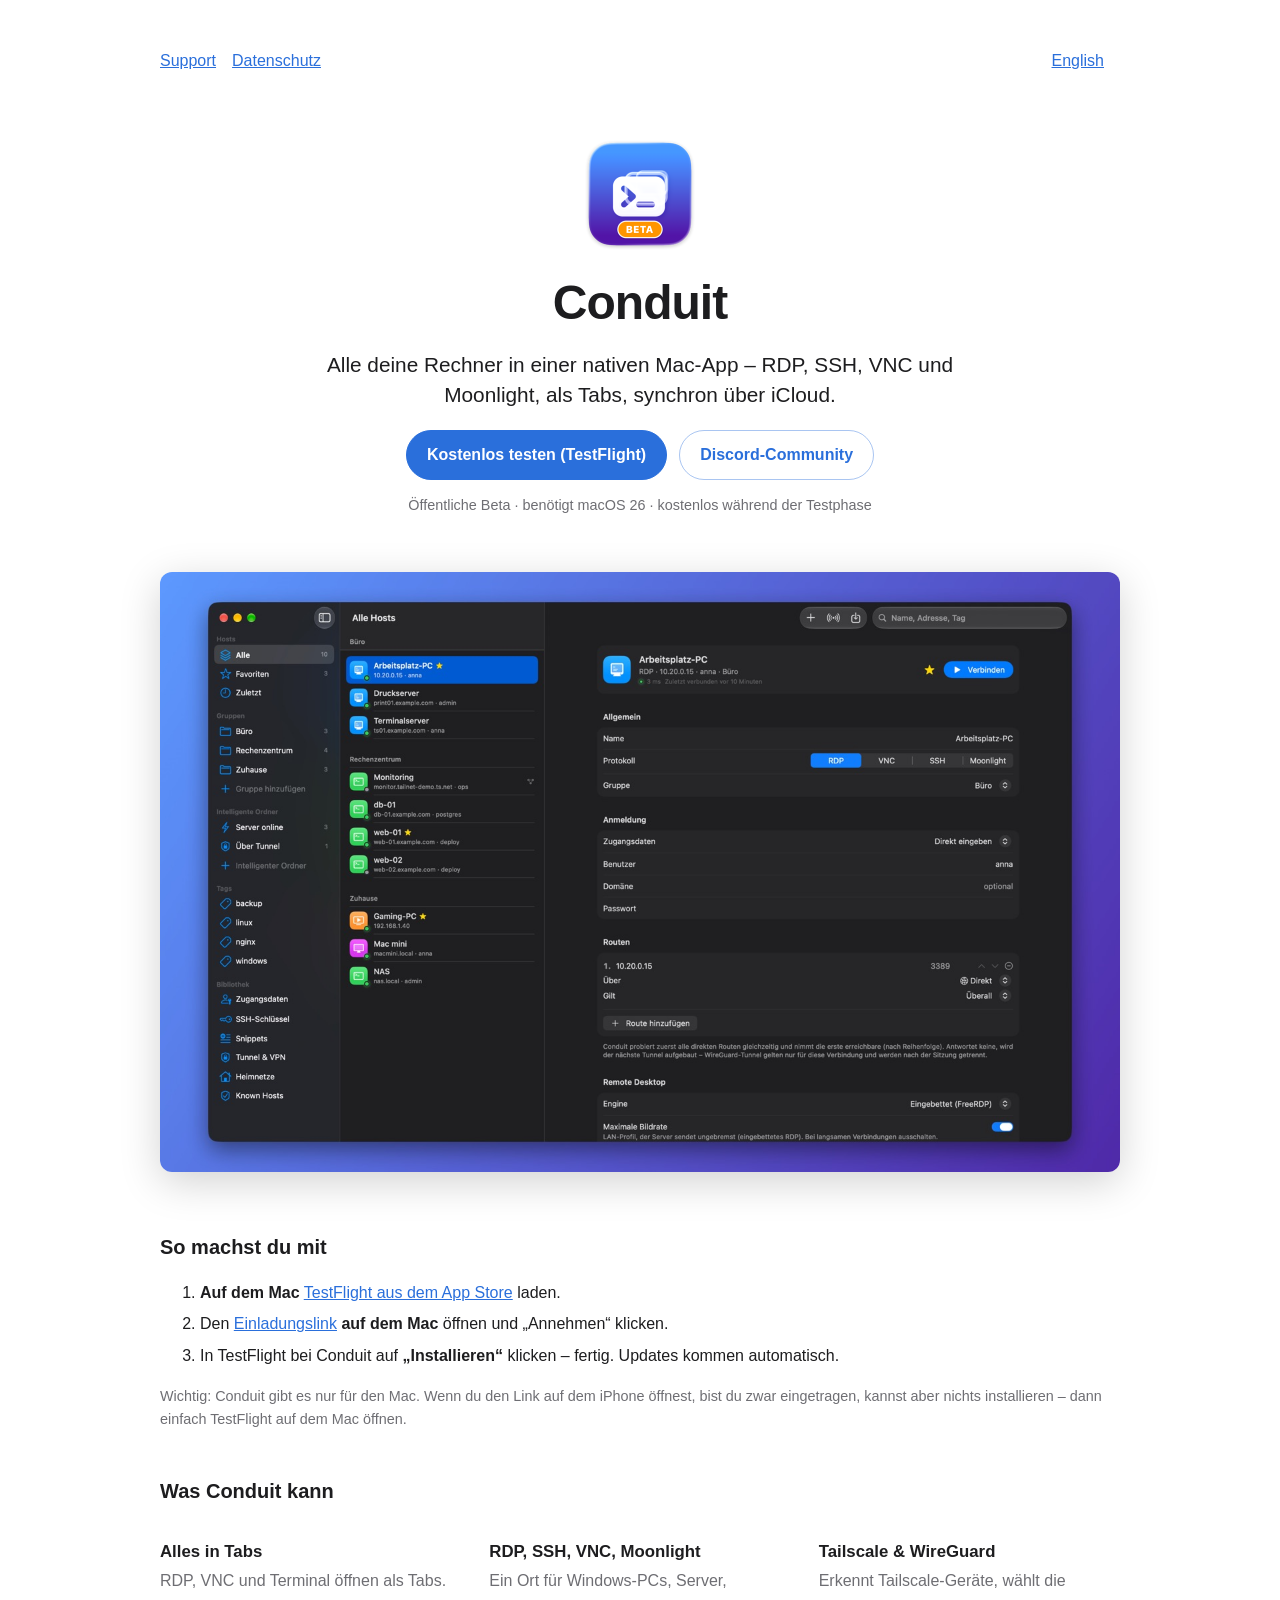
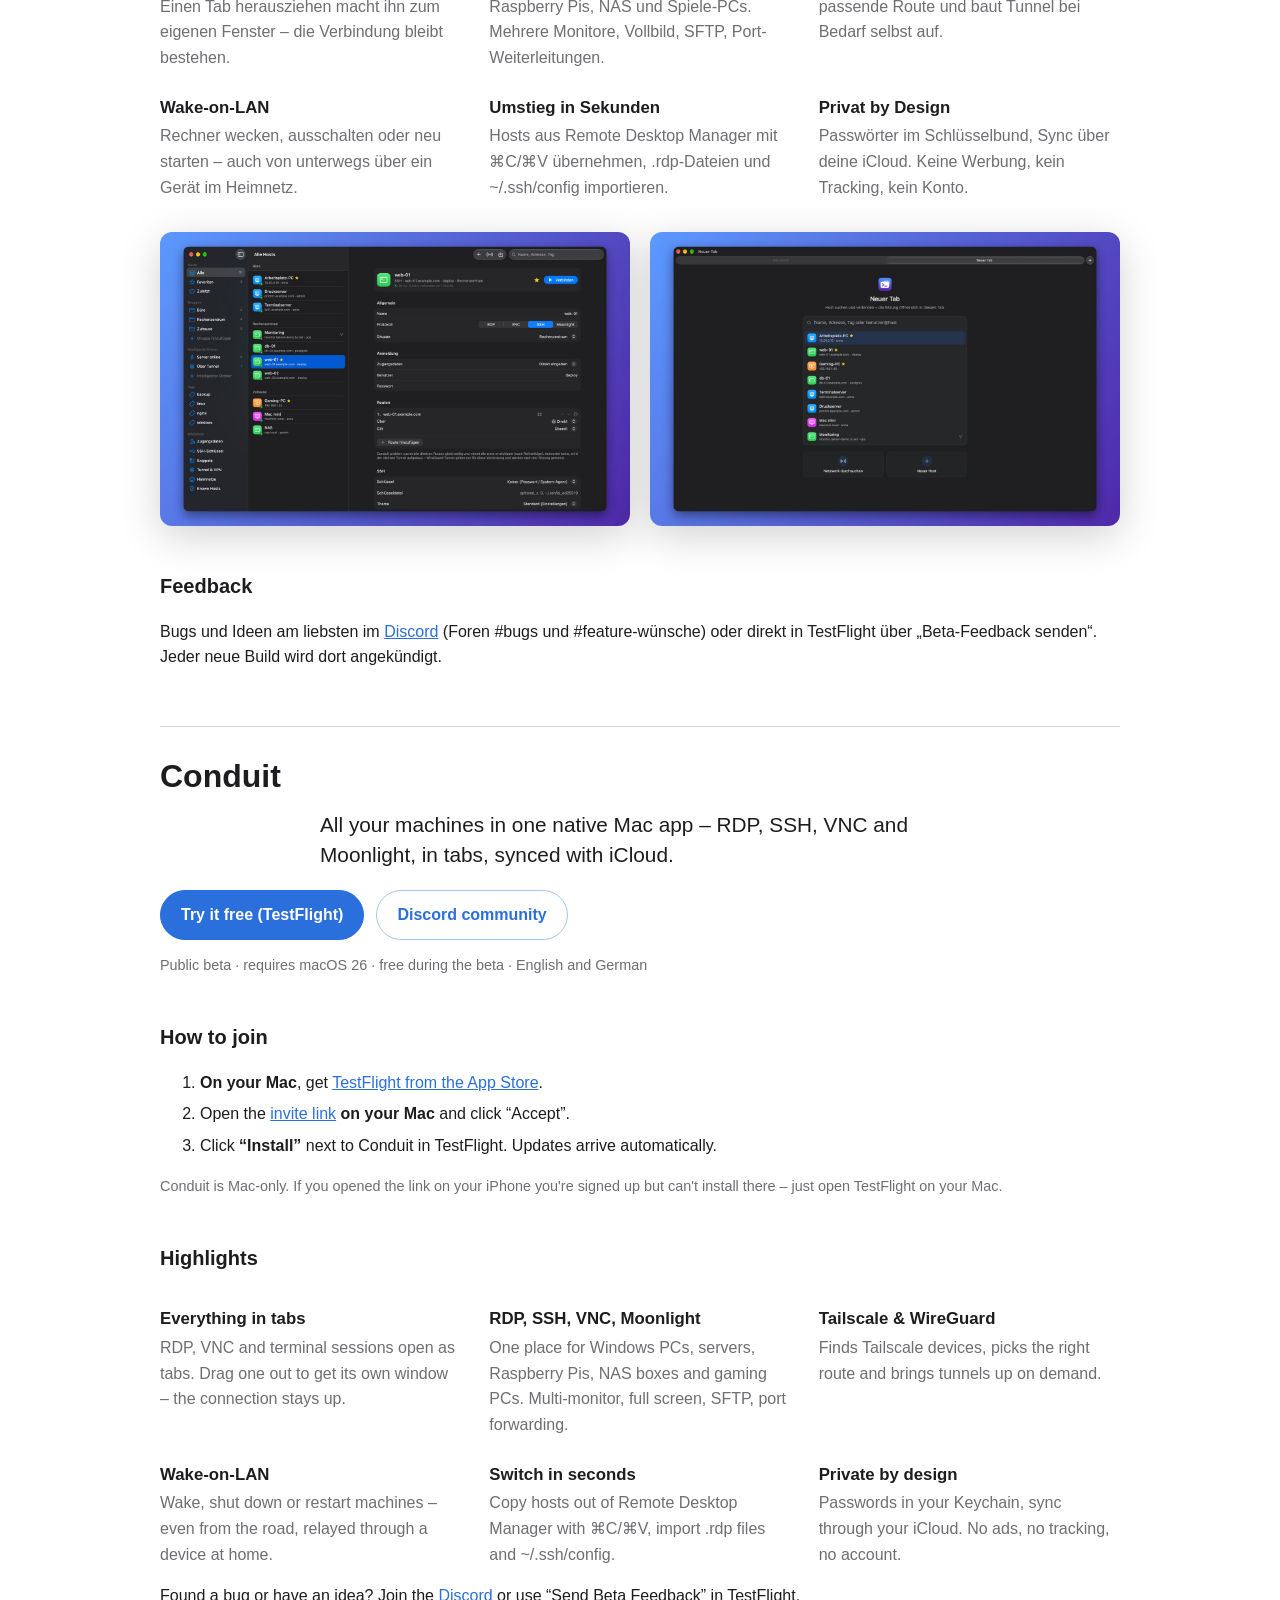
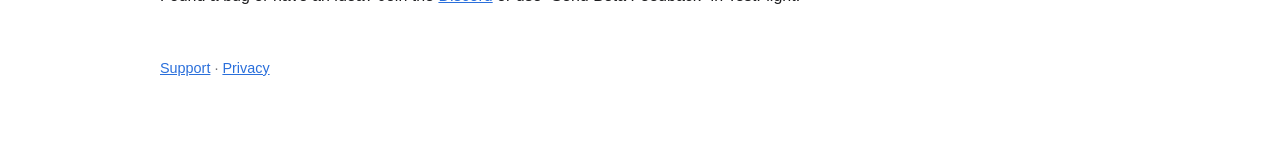
<file: index.html>
<!doctype html>
<html lang="de">
<head>
<meta charset="utf-8"><meta name="viewport" content="width=device-width, initial-scale=1">
<title>Conduit – Remote-Manager für macOS</title>
<meta name="description" content="Nativer Remote-Manager für macOS: RDP, SSH, VNC und Moonlight in Tabs, synchron über iCloud. Jetzt kostenlos per TestFlight testen.">
<meta property="og:title" content="Conduit – Remote-Manager für macOS (Beta)">
<meta property="og:description" content="RDP, SSH, VNC und Moonlight in einer nativen Mac-App. Jetzt kostenlos per TestFlight testen.">
<meta property="og:image" content="https://stacktor.github.io/conduit-site/img/1-hosts.jpg">
<meta name="twitter:card" content="summary_large_image">
<link rel="icon" href="img/icon.png">
<link rel="stylesheet" href="style.css">
</head>
<body><main class="wide">
<nav><a href="support/">Support</a><a href="privacy/">Datenschutz</a><a class="lang" href="#english">English</a></nav>

<header class="hero">
  <img class="appicon" src="img/icon.png" alt="" width="128" height="128">
  <h1>Conduit</h1>
  <p class="lead">Alle deine Rechner in einer nativen Mac-App – RDP, SSH, VNC und Moonlight, als Tabs, synchron über iCloud.</p>
  <p class="cta">
    <a class="button primary" href="https://testflight.apple.com/join/eyB4vE8p">Kostenlos testen (TestFlight)</a>
    <a class="button" href="https://discord.gg/nNFvEdnzgF">Discord-Community</a>
  </p>
  <p class="muted small">Öffentliche Beta · benötigt macOS 26 · kostenlos während der Testphase</p>
</header>

<img class="shot" src="img/2-rdp-host.jpg" alt="Conduit mit Host-Liste und RDP-Host im Editor" loading="lazy">

<h2>So machst du mit</h2>
<ol class="steps">
  <li><b>Auf dem Mac</b> <a href="https://apps.apple.com/app/testflight/id899247664">TestFlight aus dem App Store</a> laden.</li>
  <li>Den <a href="https://testflight.apple.com/join/eyB4vE8p">Einladungslink</a> <b>auf dem Mac</b> öffnen und „Annehmen“ klicken.</li>
  <li>In TestFlight bei Conduit auf <b>„Installieren“</b> klicken – fertig. Updates kommen automatisch.</li>
</ol>
<p class="muted small">Wichtig: Conduit gibt es nur für den Mac. Wenn du den Link auf dem iPhone öffnest, bist du zwar eingetragen, kannst aber nichts installieren – dann einfach TestFlight auf dem Mac öffnen.</p>

<h2>Was Conduit kann</h2>
<div class="grid">
  <div><h3>Alles in Tabs</h3><p>RDP, VNC und Terminal öffnen als Tabs. Einen Tab herausziehen macht ihn zum eigenen Fenster – die Verbindung bleibt bestehen.</p></div>
  <div><h3>RDP, SSH, VNC, Moonlight</h3><p>Ein Ort für Windows-PCs, Server, Raspberry Pis, NAS und Spiele-PCs. Mehrere Monitore, Vollbild, SFTP, Port-Weiterleitungen.</p></div>
  <div><h3>Tailscale &amp; WireGuard</h3><p>Erkennt Tailscale-Geräte, wählt die passende Route und baut Tunnel bei Bedarf selbst auf.</p></div>
  <div><h3>Wake-on-LAN</h3><p>Rechner wecken, ausschalten oder neu starten – auch von unterwegs über ein Gerät im Heimnetz.</p></div>
  <div><h3>Umstieg in Sekunden</h3><p>Hosts aus Remote Desktop Manager mit ⌘C/⌘V übernehmen, .rdp-Dateien und ~/.ssh/config importieren.</p></div>
  <div><h3>Privat by Design</h3><p>Passwörter im Schlüsselbund, Sync über deine iCloud. Keine Werbung, kein Tracking, kein Konto.</p></div>
</div>

<div class="shots">
  <img src="img/1-hosts.jpg" alt="Host-Liste mit Gruppen und Online-Status" loading="lazy">
  <img src="img/3-new-tab.jpg" alt="Neuer Tab mit Host-Suche" loading="lazy">
</div>

<h2>Feedback</h2>
<p>Bugs und Ideen am liebsten im <a href="https://discord.gg/nNFvEdnzgF">Discord</a> (Foren #bugs und #feature-wünsche) oder direkt in TestFlight über „Beta-Feedback senden“. Jeder neue Build wird dort angekündigt.</p>

<hr>

<section id="english">
<h1>Conduit</h1>
<p class="lead">All your machines in one native Mac app – RDP, SSH, VNC and Moonlight, in tabs, synced with iCloud.</p>
<p class="cta">
  <a class="button primary" href="https://testflight.apple.com/join/eyB4vE8p">Try it free (TestFlight)</a>
  <a class="button" href="https://discord.gg/nNFvEdnzgF">Discord community</a>
</p>
<p class="muted small">Public beta · requires macOS 26 · free during the beta · English and German</p>

<h2>How to join</h2>
<ol class="steps">
  <li><b>On your Mac</b>, get <a href="https://apps.apple.com/app/testflight/id899247664">TestFlight from the App Store</a>.</li>
  <li>Open the <a href="https://testflight.apple.com/join/eyB4vE8p">invite link</a> <b>on your Mac</b> and click “Accept”.</li>
  <li>Click <b>“Install”</b> next to Conduit in TestFlight. Updates arrive automatically.</li>
</ol>
<p class="muted small">Conduit is Mac-only. If you opened the link on your iPhone you're signed up but can't install there – just open TestFlight on your Mac.</p>

<h2>Highlights</h2>
<div class="grid">
  <div><h3>Everything in tabs</h3><p>RDP, VNC and terminal sessions open as tabs. Drag one out to get its own window – the connection stays up.</p></div>
  <div><h3>RDP, SSH, VNC, Moonlight</h3><p>One place for Windows PCs, servers, Raspberry Pis, NAS boxes and gaming PCs. Multi-monitor, full screen, SFTP, port forwarding.</p></div>
  <div><h3>Tailscale &amp; WireGuard</h3><p>Finds Tailscale devices, picks the right route and brings tunnels up on demand.</p></div>
  <div><h3>Wake-on-LAN</h3><p>Wake, shut down or restart machines – even from the road, relayed through a device at home.</p></div>
  <div><h3>Switch in seconds</h3><p>Copy hosts out of Remote Desktop Manager with ⌘C/⌘V, import .rdp files and ~/.ssh/config.</p></div>
  <div><h3>Private by design</h3><p>Passwords in your Keychain, sync through your iCloud. No ads, no tracking, no account.</p></div>
</div>
<p>Found a bug or have an idea? Join the <a href="https://discord.gg/nNFvEdnzgF">Discord</a> or use “Send Beta Feedback” in TestFlight.</p>
</section>

<footer class="muted small"><a href="support/">Support</a> · <a href="privacy/#english">Privacy</a></footer>
</main></body></html>
</file>
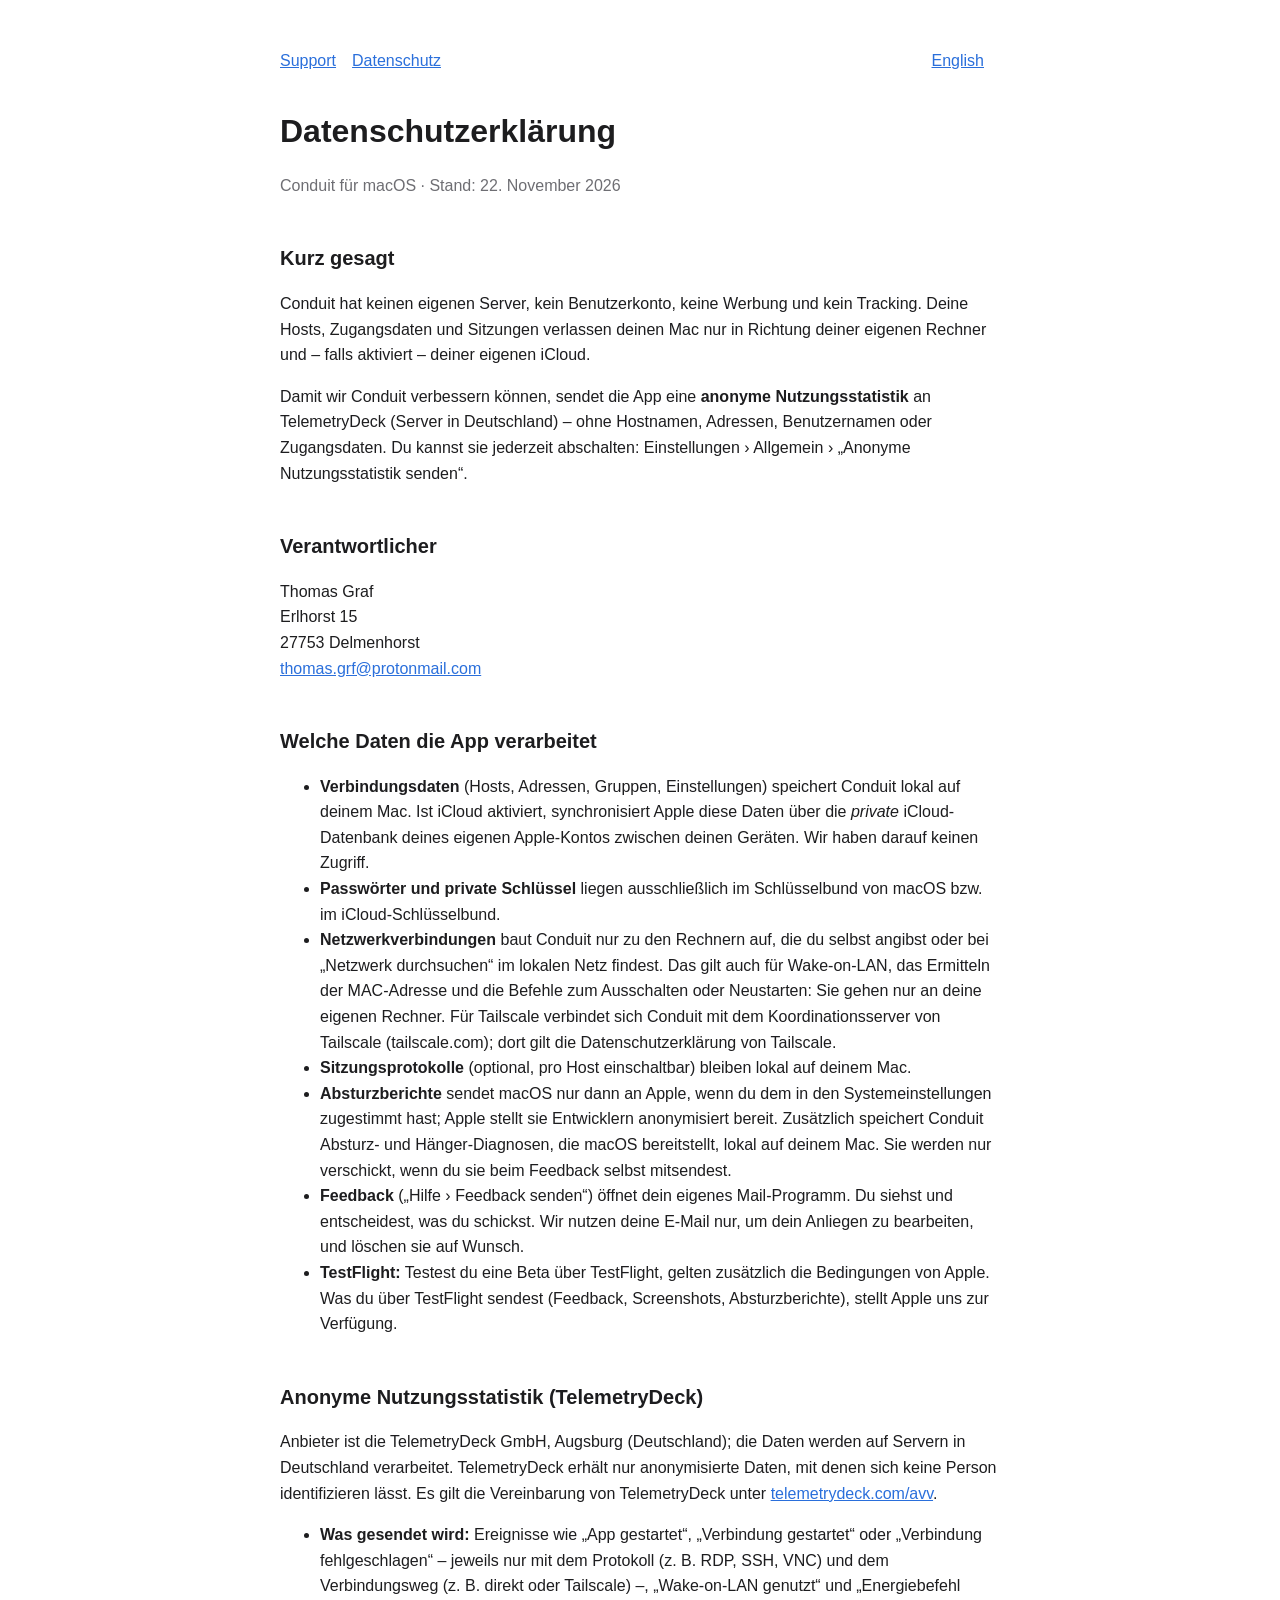
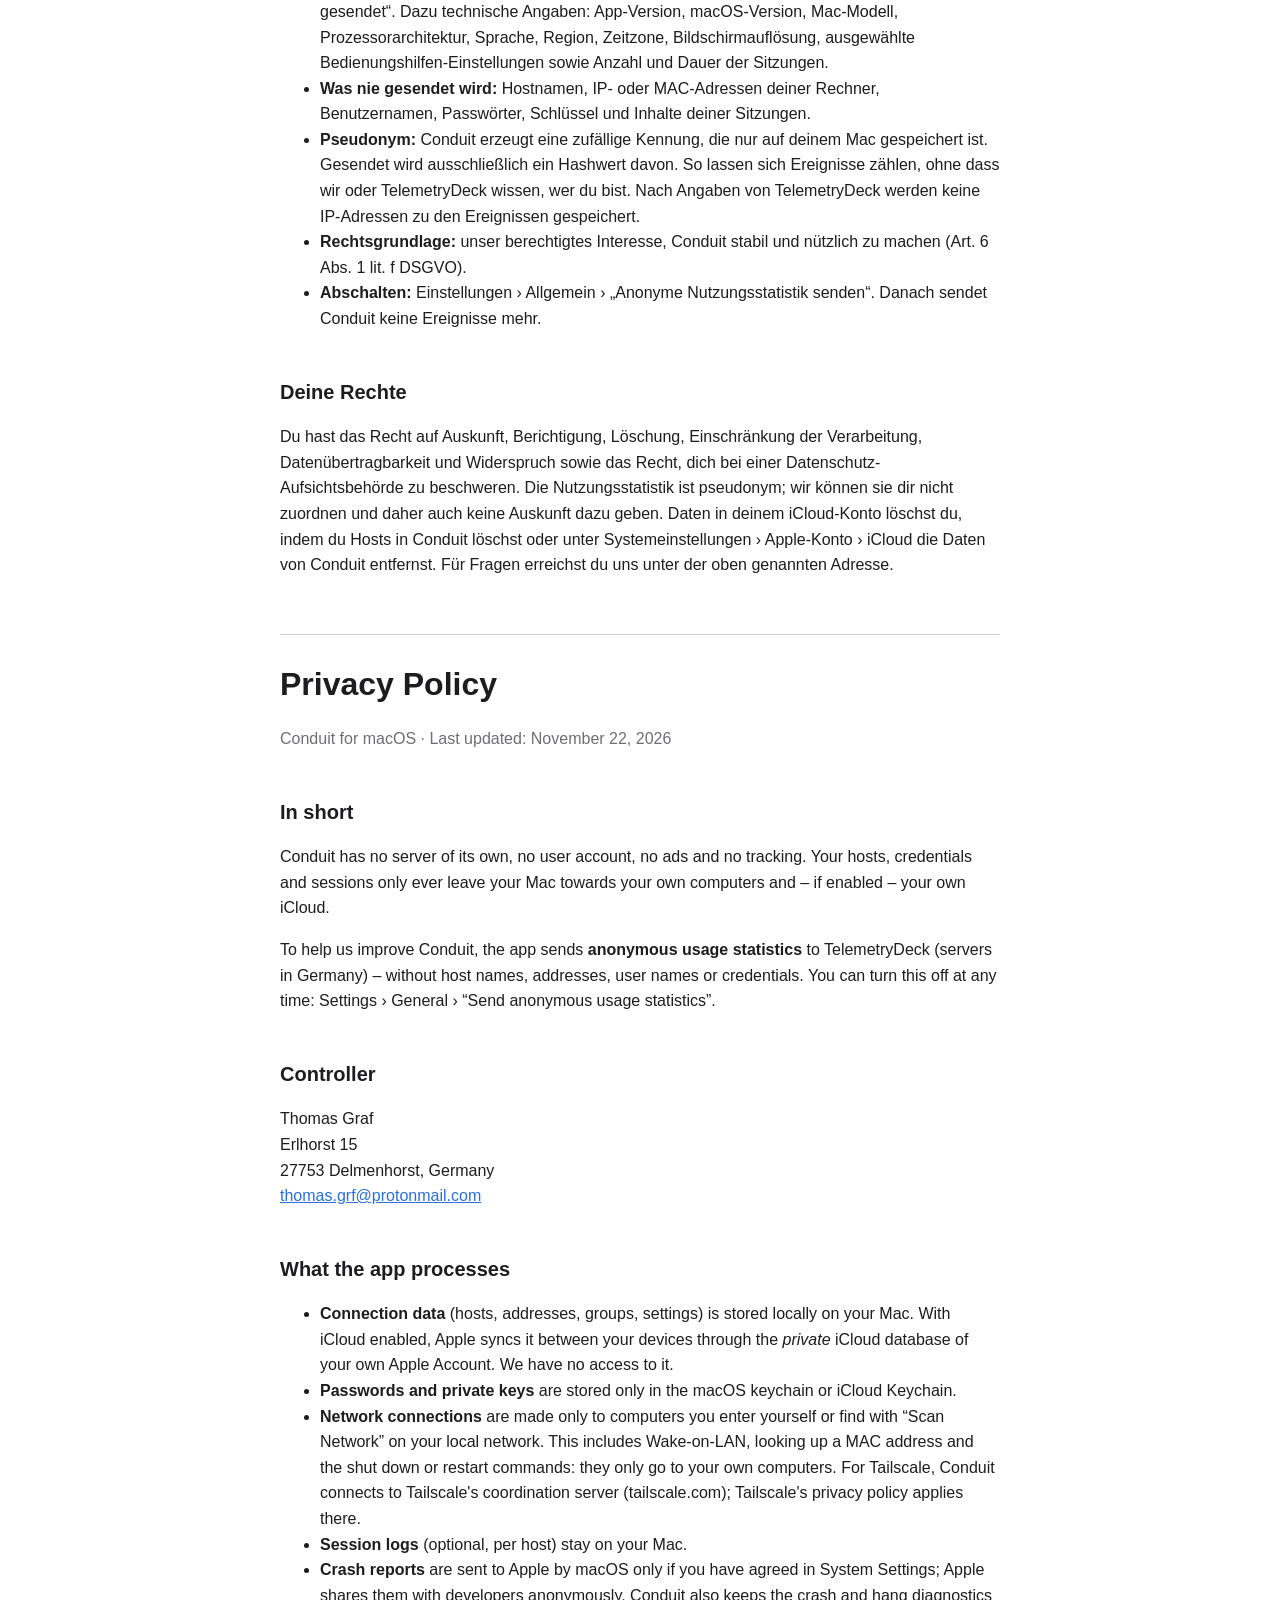
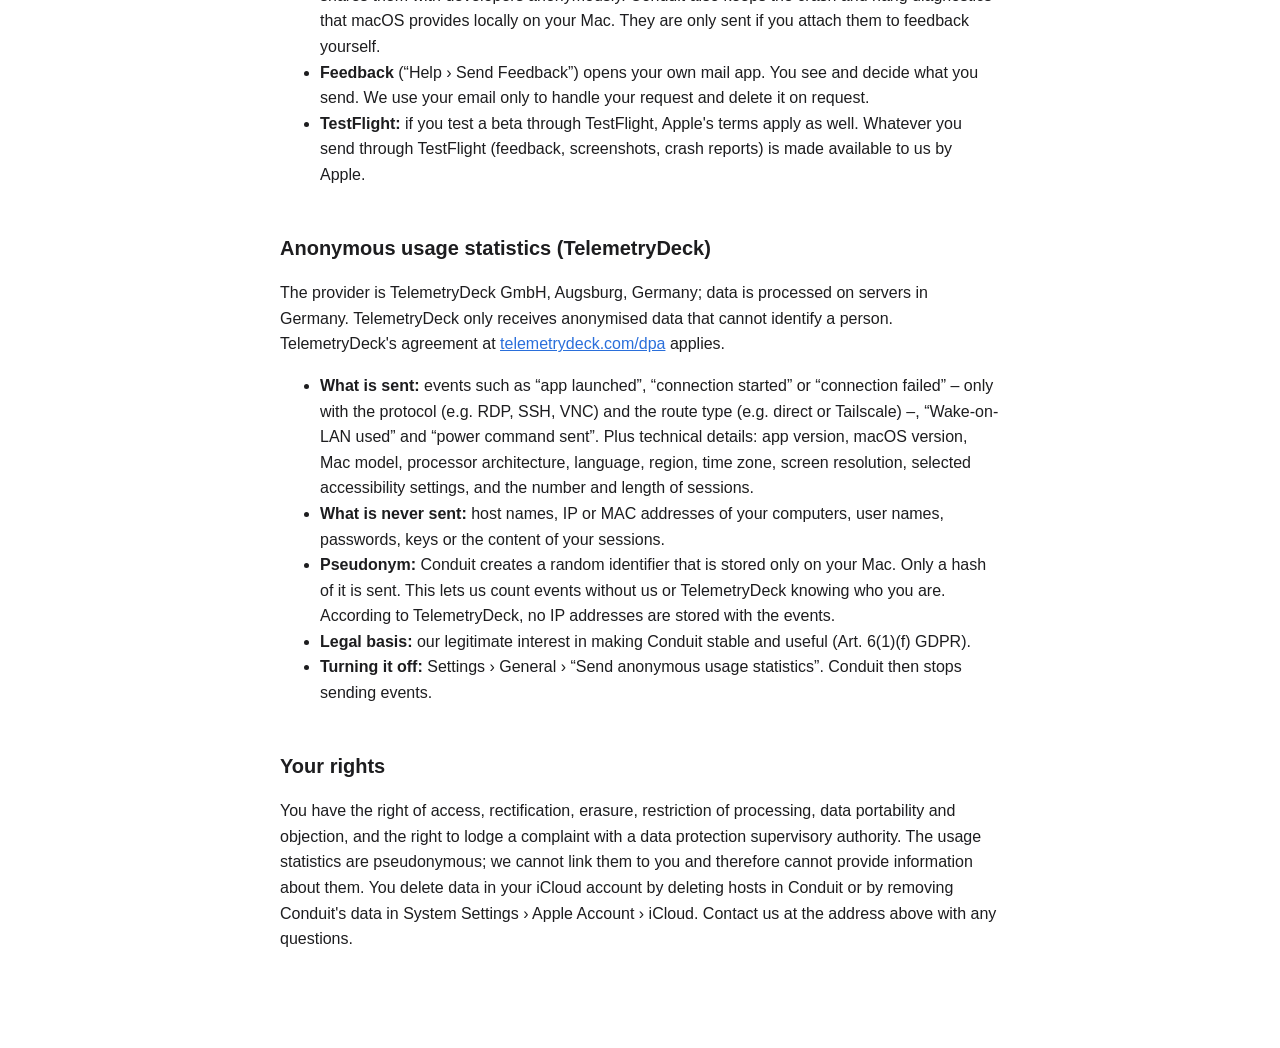
<file: privacy/index.html>
<!doctype html>
<html lang="de">
<head>
<meta charset="utf-8"><meta name="viewport" content="width=device-width, initial-scale=1">
<title>Conduit – Datenschutz</title>
<link rel="stylesheet" href="../style.css">
</head>
<body><main>
<nav><a href="../support/">Support</a><a href="./">Datenschutz</a><a class="lang" href="#english">English</a></nav>
<h1>Datenschutzerklärung</h1>
<p class="muted">Conduit für macOS · Stand: 22. November 2026</p>

<h2>Kurz gesagt</h2>
<p>Conduit hat keinen eigenen Server, kein Benutzerkonto, keine Werbung und kein Tracking. Deine Hosts, Zugangsdaten und Sitzungen verlassen deinen Mac nur in Richtung deiner eigenen Rechner und – falls aktiviert – deiner eigenen iCloud.</p>
<p>Damit wir Conduit verbessern können, sendet die App eine <strong>anonyme Nutzungsstatistik</strong> an TelemetryDeck (Server in Deutschland) – ohne Hostnamen, Adressen, Benutzernamen oder Zugangsdaten. Du kannst sie jederzeit abschalten: Einstellungen › Allgemein › „Anonyme Nutzungsstatistik senden“.</p>

<h2>Verantwortlicher</h2>
<p>Thomas Graf<br>Erlhorst 15<br>27753 Delmenhorst<br><a href="mailto:thomas.grf@protonmail.com">thomas.grf@protonmail.com</a></p>

<h2>Welche Daten die App verarbeitet</h2>
<ul>
<li><strong>Verbindungsdaten</strong> (Hosts, Adressen, Gruppen, Einstellungen) speichert Conduit lokal auf deinem Mac. Ist iCloud aktiviert, synchronisiert Apple diese Daten über die <em>private</em> iCloud-Datenbank deines eigenen Apple-Kontos zwischen deinen Geräten. Wir haben darauf keinen Zugriff.</li>
<li><strong>Passwörter und private Schlüssel</strong> liegen ausschließlich im Schlüsselbund von macOS bzw. im iCloud-Schlüsselbund.</li>
<li><strong>Netzwerkverbindungen</strong> baut Conduit nur zu den Rechnern auf, die du selbst angibst oder bei „Netzwerk durchsuchen“ im lokalen Netz findest. Das gilt auch für Wake-on-LAN, das Ermitteln der MAC-Adresse und die Befehle zum Ausschalten oder Neustarten: Sie gehen nur an deine eigenen Rechner. Für Tailscale verbindet sich Conduit mit dem Koordinationsserver von Tailscale (tailscale.com); dort gilt die Datenschutzerklärung von Tailscale.</li>
<li><strong>Sitzungsprotokolle</strong> (optional, pro Host einschaltbar) bleiben lokal auf deinem Mac.</li>
<li><strong>Absturzberichte</strong> sendet macOS nur dann an Apple, wenn du dem in den Systemeinstellungen zugestimmt hast; Apple stellt sie Entwicklern anonymisiert bereit. Zusätzlich speichert Conduit Absturz- und Hänger-Diagnosen, die macOS bereitstellt, lokal auf deinem Mac. Sie werden nur verschickt, wenn du sie beim Feedback selbst mitsendest.</li>
<li><strong>Feedback</strong> („Hilfe › Feedback senden“) öffnet dein eigenes Mail-Programm. Du siehst und entscheidest, was du schickst. Wir nutzen deine E-Mail nur, um dein Anliegen zu bearbeiten, und löschen sie auf Wunsch.</li>
<li><strong>TestFlight:</strong> Testest du eine Beta über TestFlight, gelten zusätzlich die Bedingungen von Apple. Was du über TestFlight sendest (Feedback, Screenshots, Absturzberichte), stellt Apple uns zur Verfügung.</li>
</ul>

<h2>Anonyme Nutzungsstatistik (TelemetryDeck)</h2>
<p>Anbieter ist die TelemetryDeck GmbH, Augsburg (Deutschland); die Daten werden auf Servern in Deutschland verarbeitet. TelemetryDeck erhält nur anonymisierte Daten, mit denen sich keine Person identifizieren lässt. Es gilt die Vereinbarung von TelemetryDeck unter <a href="https://telemetrydeck.com/avv/">telemetrydeck.com/avv</a>.</p>
<ul>
<li><strong>Was gesendet wird:</strong> Ereignisse wie „App gestartet“, „Verbindung gestartet“ oder „Verbindung fehlgeschlagen“ – jeweils nur mit dem Protokoll (z. B. RDP, SSH, VNC) und dem Verbindungsweg (z. B. direkt oder Tailscale) –, „Wake-on-LAN genutzt“ und „Energiebefehl gesendet“. Dazu technische Angaben: App-Version, macOS-Version, Mac-Modell, Prozessorarchitektur, Sprache, Region, Zeitzone, Bildschirmauflösung, ausgewählte Bedienungshilfen-Einstellungen sowie Anzahl und Dauer der Sitzungen.</li>
<li><strong>Was nie gesendet wird:</strong> Hostnamen, IP- oder MAC-Adressen deiner Rechner, Benutzernamen, Passwörter, Schlüssel und Inhalte deiner Sitzungen.</li>
<li><strong>Pseudonym:</strong> Conduit erzeugt eine zufällige Kennung, die nur auf deinem Mac gespeichert ist. Gesendet wird ausschließlich ein Hashwert davon. So lassen sich Ereignisse zählen, ohne dass wir oder TelemetryDeck wissen, wer du bist. Nach Angaben von TelemetryDeck werden keine IP-Adressen zu den Ereignissen gespeichert.</li>
<li><strong>Rechtsgrundlage:</strong> unser berechtigtes Interesse, Conduit stabil und nützlich zu machen (Art. 6 Abs. 1 lit. f DSGVO).</li>
<li><strong>Abschalten:</strong> Einstellungen › Allgemein › „Anonyme Nutzungsstatistik senden“. Danach sendet Conduit keine Ereignisse mehr.</li>
</ul>

<h2>Deine Rechte</h2>
<p>Du hast das Recht auf Auskunft, Berichtigung, Löschung, Einschränkung der Verarbeitung, Datenübertragbarkeit und Widerspruch sowie das Recht, dich bei einer Datenschutz-Aufsichtsbehörde zu beschweren. Die Nutzungsstatistik ist pseudonym; wir können sie dir nicht zuordnen und daher auch keine Auskunft dazu geben. Daten in deinem iCloud-Konto löschst du, indem du Hosts in Conduit löschst oder unter Systemeinstellungen › Apple-Konto › iCloud die Daten von Conduit entfernst. Für Fragen erreichst du uns unter der oben genannten Adresse.</p>

<hr>
<h1 id="english">Privacy Policy</h1>
<p class="muted">Conduit for macOS · Last updated: November 22, 2026</p>
<h2>In short</h2>
<p>Conduit has no server of its own, no user account, no ads and no tracking. Your hosts, credentials and sessions only ever leave your Mac towards your own computers and – if enabled – your own iCloud.</p>
<p>To help us improve Conduit, the app sends <strong>anonymous usage statistics</strong> to TelemetryDeck (servers in Germany) – without host names, addresses, user names or credentials. You can turn this off at any time: Settings › General › “Send anonymous usage statistics”.</p>
<h2>Controller</h2>
<p>Thomas Graf<br>Erlhorst 15<br>27753 Delmenhorst, Germany<br><a href="mailto:thomas.grf@protonmail.com">thomas.grf@protonmail.com</a></p>
<h2>What the app processes</h2>
<ul>
<li><strong>Connection data</strong> (hosts, addresses, groups, settings) is stored locally on your Mac. With iCloud enabled, Apple syncs it between your devices through the <em>private</em> iCloud database of your own Apple Account. We have no access to it.</li>
<li><strong>Passwords and private keys</strong> are stored only in the macOS keychain or iCloud Keychain.</li>
<li><strong>Network connections</strong> are made only to computers you enter yourself or find with “Scan Network” on your local network. This includes Wake-on-LAN, looking up a MAC address and the shut down or restart commands: they only go to your own computers. For Tailscale, Conduit connects to Tailscale's coordination server (tailscale.com); Tailscale's privacy policy applies there.</li>
<li><strong>Session logs</strong> (optional, per host) stay on your Mac.</li>
<li><strong>Crash reports</strong> are sent to Apple by macOS only if you have agreed in System Settings; Apple shares them with developers anonymously. Conduit also keeps the crash and hang diagnostics that macOS provides locally on your Mac. They are only sent if you attach them to feedback yourself.</li>
<li><strong>Feedback</strong> (“Help › Send Feedback”) opens your own mail app. You see and decide what you send. We use your email only to handle your request and delete it on request.</li>
<li><strong>TestFlight:</strong> if you test a beta through TestFlight, Apple's terms apply as well. Whatever you send through TestFlight (feedback, screenshots, crash reports) is made available to us by Apple.</li>
</ul>
<h2>Anonymous usage statistics (TelemetryDeck)</h2>
<p>The provider is TelemetryDeck GmbH, Augsburg, Germany; data is processed on servers in Germany. TelemetryDeck only receives anonymised data that cannot identify a person. TelemetryDeck's agreement at <a href="https://telemetrydeck.com/dpa/">telemetrydeck.com/dpa</a> applies.</p>
<ul>
<li><strong>What is sent:</strong> events such as “app launched”, “connection started” or “connection failed” – only with the protocol (e.g. RDP, SSH, VNC) and the route type (e.g. direct or Tailscale) –, “Wake-on-LAN used” and “power command sent”. Plus technical details: app version, macOS version, Mac model, processor architecture, language, region, time zone, screen resolution, selected accessibility settings, and the number and length of sessions.</li>
<li><strong>What is never sent:</strong> host names, IP or MAC addresses of your computers, user names, passwords, keys or the content of your sessions.</li>
<li><strong>Pseudonym:</strong> Conduit creates a random identifier that is stored only on your Mac. Only a hash of it is sent. This lets us count events without us or TelemetryDeck knowing who you are. According to TelemetryDeck, no IP addresses are stored with the events.</li>
<li><strong>Legal basis:</strong> our legitimate interest in making Conduit stable and useful (Art. 6(1)(f) GDPR).</li>
<li><strong>Turning it off:</strong> Settings › General › “Send anonymous usage statistics”. Conduit then stops sending events.</li>
</ul>
<h2>Your rights</h2>
<p>You have the right of access, rectification, erasure, restriction of processing, data portability and objection, and the right to lodge a complaint with a data protection supervisory authority. The usage statistics are pseudonymous; we cannot link them to you and therefore cannot provide information about them. You delete data in your iCloud account by deleting hosts in Conduit or by removing Conduit's data in System Settings › Apple Account › iCloud. Contact us at the address above with any questions.</p>
</main></body></html>
</file>
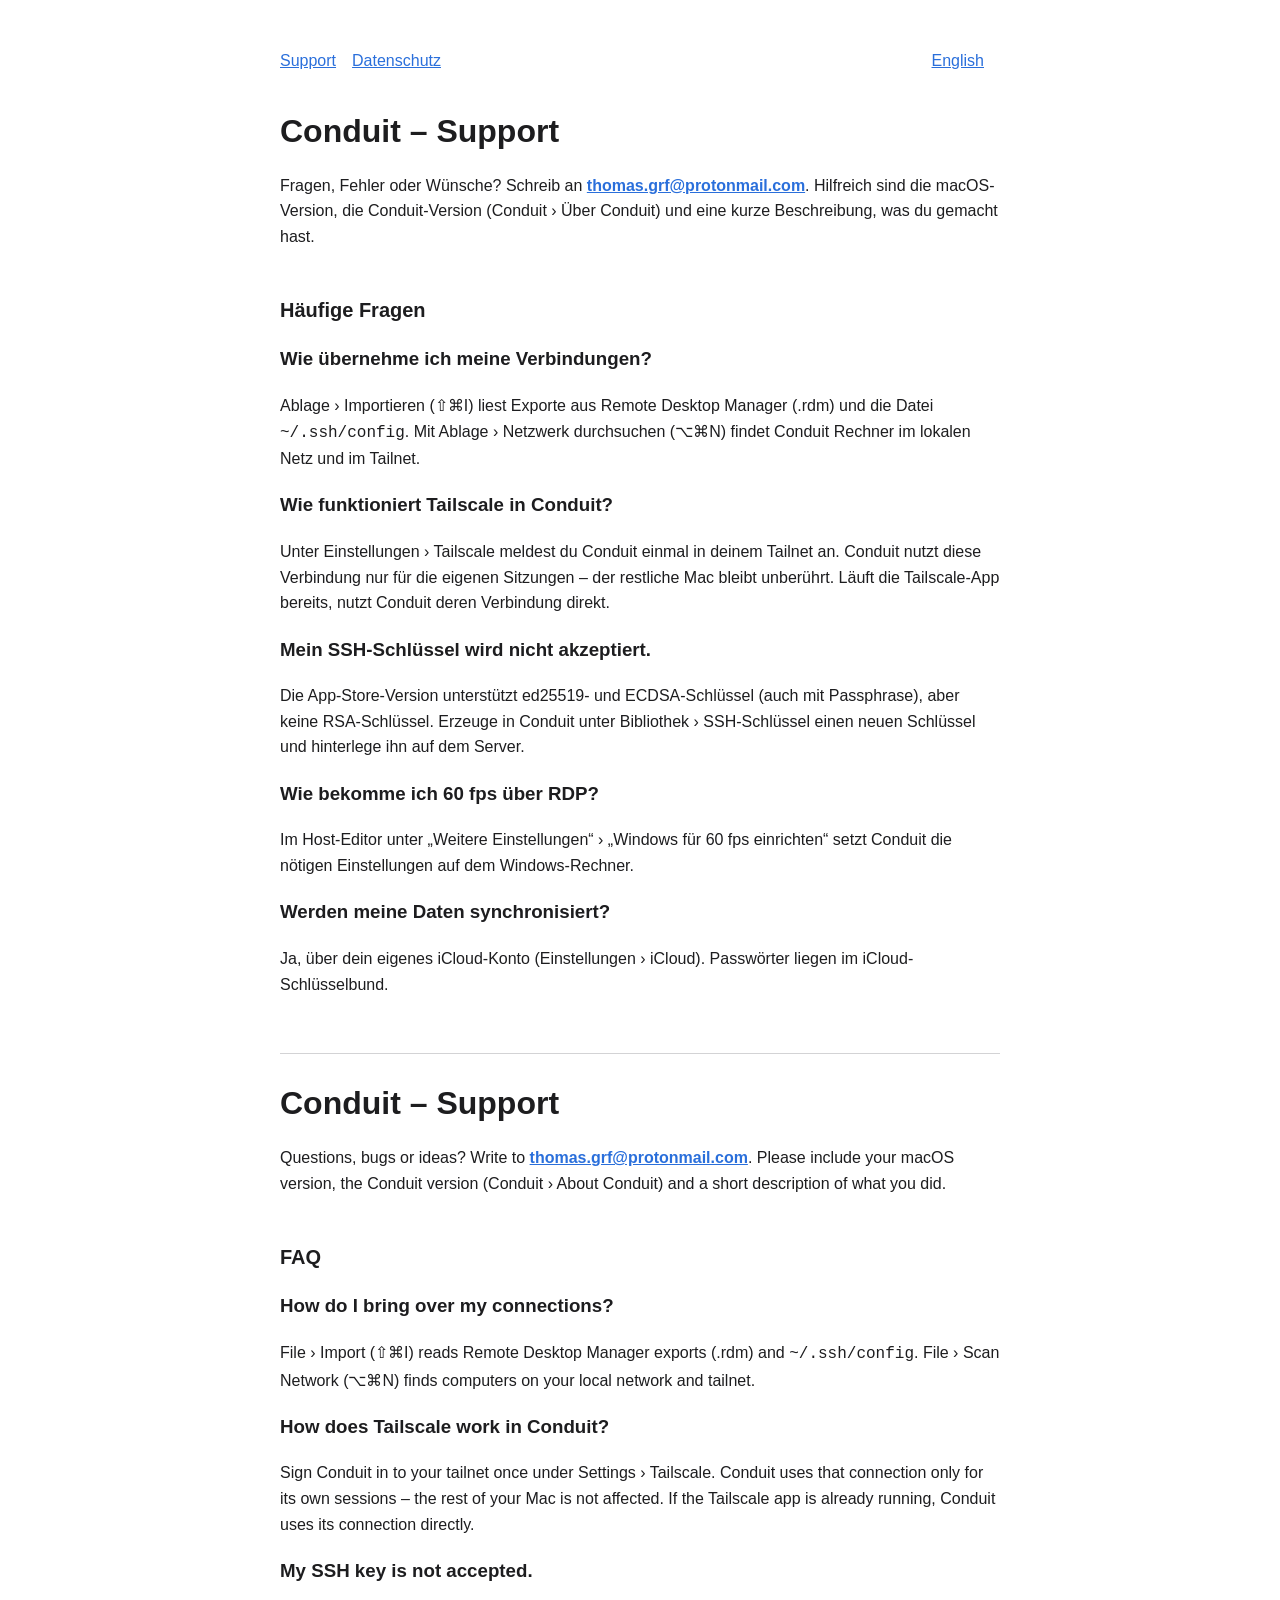
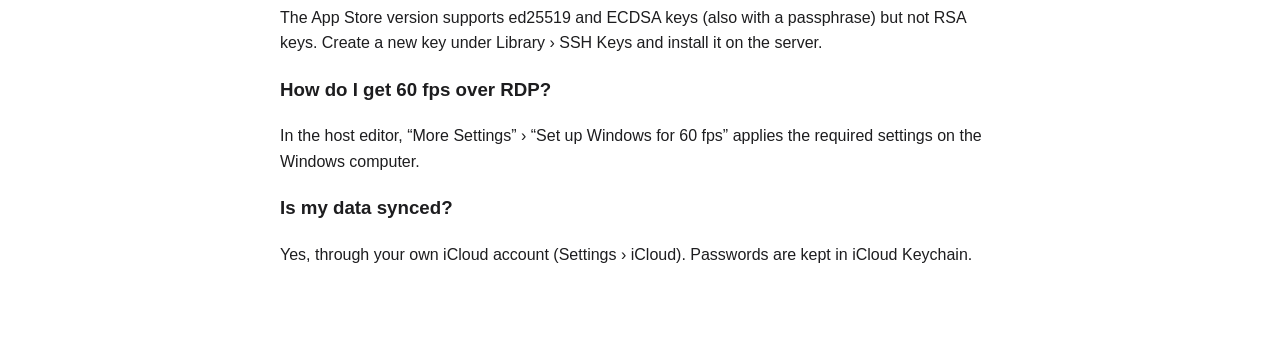
<file: support/index.html>
<!doctype html>
<html lang="de">
<head>
<meta charset="utf-8"><meta name="viewport" content="width=device-width, initial-scale=1">
<title>Conduit – Support</title>
<link rel="stylesheet" href="../style.css">
</head>
<body><main>
<nav><a href="./">Support</a><a href="../privacy/">Datenschutz</a><a class="lang" href="#english">English</a></nav>
<h1>Conduit – Support</h1>
<p>Fragen, Fehler oder Wünsche? Schreib an <strong><a href="mailto:thomas.grf@protonmail.com">thomas.grf@protonmail.com</a></strong>. Hilfreich sind die macOS-Version, die Conduit-Version (Conduit › Über Conduit) und eine kurze Beschreibung, was du gemacht hast.</p>

<h2>Häufige Fragen</h2>
<h3>Wie übernehme ich meine Verbindungen?</h3>
<p>Ablage › Importieren (⇧⌘I) liest Exporte aus Remote Desktop Manager (.rdm) und die Datei <code>~/.ssh/config</code>. Mit Ablage › Netzwerk durchsuchen (⌥⌘N) findet Conduit Rechner im lokalen Netz und im Tailnet.</p>
<h3>Wie funktioniert Tailscale in Conduit?</h3>
<p>Unter Einstellungen › Tailscale meldest du Conduit einmal in deinem Tailnet an. Conduit nutzt diese Verbindung nur für die eigenen Sitzungen – der restliche Mac bleibt unberührt. Läuft die Tailscale-App bereits, nutzt Conduit deren Verbindung direkt.</p>
<h3>Mein SSH-Schlüssel wird nicht akzeptiert.</h3>
<p>Die App-Store-Version unterstützt ed25519- und ECDSA-Schlüssel (auch mit Passphrase), aber keine RSA-Schlüssel. Erzeuge in Conduit unter Bibliothek › SSH-Schlüssel einen neuen Schlüssel und hinterlege ihn auf dem Server.</p>
<h3>Wie bekomme ich 60 fps über RDP?</h3>
<p>Im Host-Editor unter „Weitere Einstellungen“ › „Windows für 60 fps einrichten“ setzt Conduit die nötigen Einstellungen auf dem Windows-Rechner.</p>
<h3>Werden meine Daten synchronisiert?</h3>
<p>Ja, über dein eigenes iCloud-Konto (Einstellungen › iCloud). Passwörter liegen im iCloud-Schlüsselbund.</p>

<hr>
<h1 id="english">Conduit – Support</h1>
<p>Questions, bugs or ideas? Write to <strong><a href="mailto:thomas.grf@protonmail.com">thomas.grf@protonmail.com</a></strong>. Please include your macOS version, the Conduit version (Conduit › About Conduit) and a short description of what you did.</p>
<h2>FAQ</h2>
<h3>How do I bring over my connections?</h3>
<p>File › Import (⇧⌘I) reads Remote Desktop Manager exports (.rdm) and <code>~/.ssh/config</code>. File › Scan Network (⌥⌘N) finds computers on your local network and tailnet.</p>
<h3>How does Tailscale work in Conduit?</h3>
<p>Sign Conduit in to your tailnet once under Settings › Tailscale. Conduit uses that connection only for its own sessions – the rest of your Mac is not affected. If the Tailscale app is already running, Conduit uses its connection directly.</p>
<h3>My SSH key is not accepted.</h3>
<p>The App Store version supports ed25519 and ECDSA keys (also with a passphrase) but not RSA keys. Create a new key under Library › SSH Keys and install it on the server.</p>
<h3>How do I get 60 fps over RDP?</h3>
<p>In the host editor, “More Settings” › “Set up Windows for 60 fps” applies the required settings on the Windows computer.</p>
<h3>Is my data synced?</h3>
<p>Yes, through your own iCloud account (Settings › iCloud). Passwords are kept in iCloud Keychain.</p>
</main></body></html>
</file>
<file: style.css>
:root { color-scheme: light dark; --fg: #1d1d1f; --muted: #6e6e73; --bg: #ffffff; --accent: #2a6fdb; }
@media (prefers-color-scheme: dark) { :root { --fg: #f5f5f7; --muted: #a1a1a6; --bg: #161618; --accent: #6aa5ff; } }
body { margin: 0; background: var(--bg); color: var(--fg); font: 16px/1.6 -apple-system, BlinkMacSystemFont, "Segoe UI", sans-serif; }
main { max-width: 720px; margin: 0 auto; padding: 48px 20px 80px; }
h1 { font-size: 2rem; margin: 0 0 4px; } h2 { margin-top: 2.2em; font-size: 1.25rem; }
.muted { color: var(--muted); } a { color: var(--accent); }
nav { margin-bottom: 32px; } nav a { margin-right: 16px; }
.lang { float: right; }

/* Startseite */
main.wide { max-width: 960px; }
.hero { text-align: center; padding: 24px 0 8px; }
.hero h1 { font-size: 3rem; letter-spacing: -0.02em; }
.appicon { width: 128px; height: 128px; }
.lead { font-size: 1.3rem; line-height: 1.45; max-width: 640px; margin: 8px auto 20px; }
.cta { display: flex; gap: 12px; justify-content: center; flex-wrap: wrap; margin: 0 0 8px; }
.button { display: inline-block; padding: 11px 20px; border-radius: 980px; text-decoration: none; font-weight: 600;
  border: 1px solid color-mix(in srgb, var(--accent) 40%, transparent); }
.button.primary { background: var(--accent); color: #fff; border-color: var(--accent); }
.small { font-size: 0.9rem; }
.shot, .shots img { width: 100%; height: auto; border-radius: 12px; box-shadow: 0 10px 40px rgb(0 0 0 / 0.18); }
.shot { margin: 32px 0 8px; }
.shots { display: grid; grid-template-columns: repeat(auto-fit, minmax(280px, 1fr)); gap: 20px; margin: 32px 0; }
.grid { display: grid; grid-template-columns: repeat(auto-fit, minmax(260px, 1fr)); gap: 8px 28px; }
.grid h3 { margin: 16px 0 2px; font-size: 1.05rem; } .grid p { margin: 0; color: var(--muted); }
.steps li { margin: 6px 0; }
hr { border: 0; border-top: 1px solid color-mix(in srgb, var(--muted) 30%, transparent); margin: 56px 0 24px; }
#english h1 { text-align: left; font-size: 2rem; }
#english .cta { justify-content: flex-start; }
footer { margin-top: 48px; }
@media (prefers-color-scheme: dark) { .button.primary { color: #0b1a33; } }
</file>
